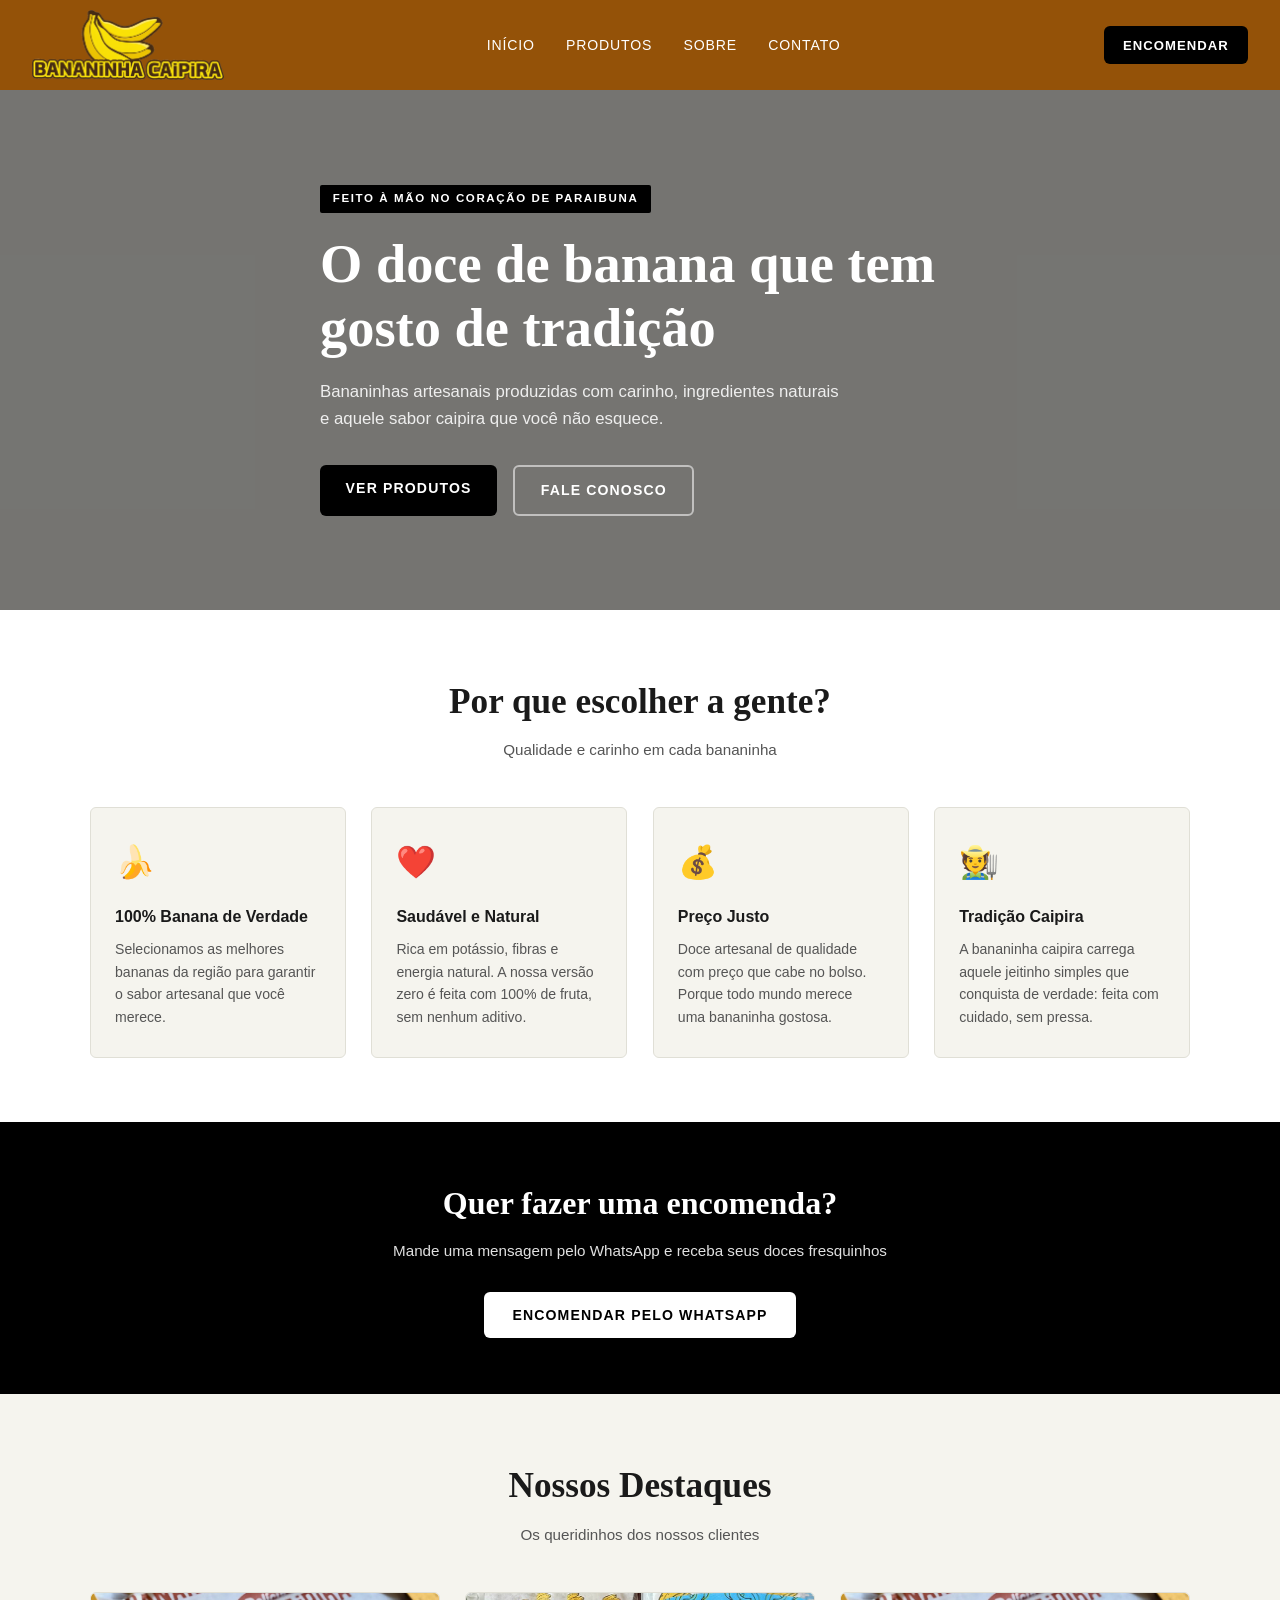
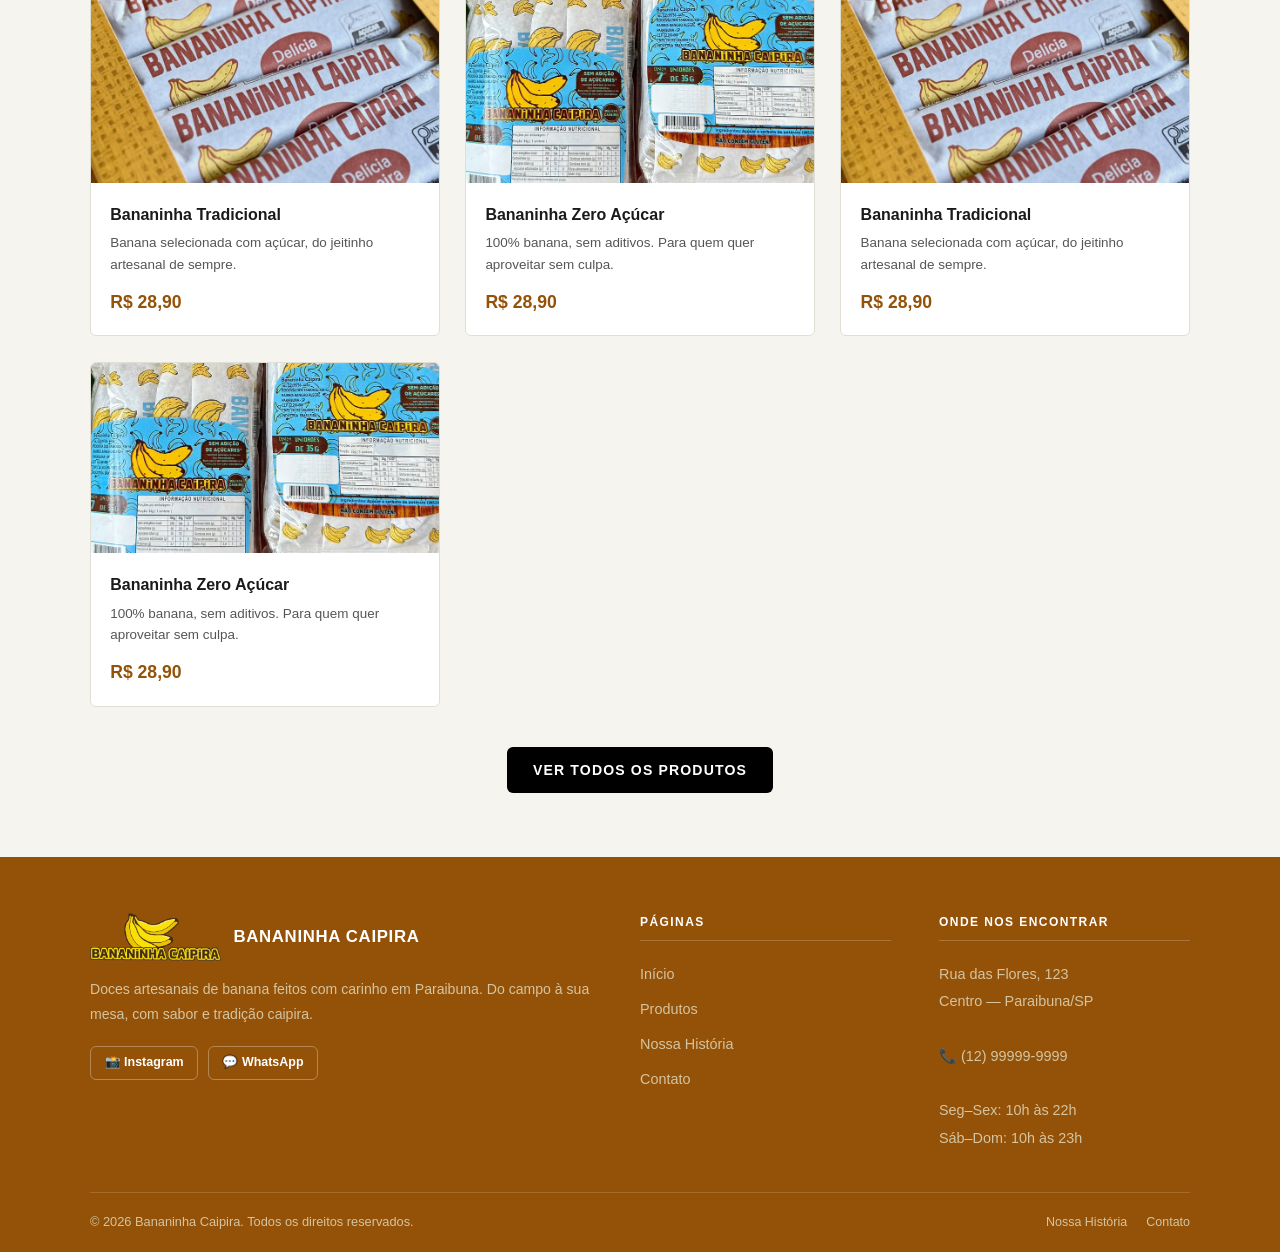
<file: index.html>
<!DOCTYPE html>
<html lang="pt-BR">
<head>
  <meta charset="UTF-8">
  <meta name="viewport" content="width=device-width, initial-scale=1.0">
  <title>Bananinha Caipira — Doces Artesanais de Banana</title>
  <link rel="stylesheet" href="style.css">
</head>
<body>

  <nav class="navbar">
    <a href="index.html" class="nav-logo">
      <img src="imgs/logo.svg" alt="Bananinha Caipira">
    </a>

    <button class="nav-hamburguer" id="hamburguer" aria-label="Abrir menu">
      <span></span>
      <span></span>
      <span></span>
    </button>

    <ul class="nav-links" id="nav-links">
      <li><a href="index.html">Início</a></li>
      <li><a href="pages/produtos.html">Produtos</a></li>
      <li><a href="pages/sobre.html">Sobre</a></li>
      <li><a href="pages/contato.html">Contato</a></li>
      <li class="nav-cta-mobile"><a href="https://wa.me/5512999999999" class="nav-cta" target="_blank">Encomendar</a></li>
    </ul>

    <a href="https://wa.me/5512999999999" class="nav-cta nav-cta-desktop" target="_blank">Encomendar</a>
  </nav>

  <main>

    <section class="hero">
      <video class="hero-video" autoplay muted loop playsinline>
        <source src="videos/hero.mp4" type="video/mp4">
      </video>
      <div class="hero-sobreposicao"></div>
      <div class="hero-inner">
        <span class="hero-tag">Feito à mão no coração de Paraibuna</span>
        <h1>O doce de banana que tem gosto de tradição</h1>
        <p>Bananinhas artesanais produzidas com carinho, ingredientes naturais e aquele sabor caipira que você não esquece.</p>
        <div class="hero-botoes">
          <a href="pages/produtos.html" class="btn-primario">Ver Produtos</a>
          <a href="pages/contato.html" class="btn-secundario">Fale Conosco</a>
        </div>
      </div>
    </section>

    <section class="diferenciais">
      <div class="diferenciais-inner">
        <div class="secao-titulo">
          <h2>Por que escolher a gente?</h2>
          <p>Qualidade e carinho em cada bananinha</p>
        </div>
        <div class="cards-grade">
          <div class="card">
            <div class="card-icone">🍌</div>
            <h3>100% Banana de Verdade</h3>
            <p>Selecionamos as melhores bananas da região para garantir o sabor artesanal que você merece.</p>
          </div>
          <div class="card">
            <div class="card-icone">❤️</div>
            <h3>Saudável e Natural</h3>
            <p>Rica em potássio, fibras e energia natural. A nossa versão zero é feita com 100% de fruta, sem nenhum aditivo.</p>
          </div>
          <div class="card">
            <div class="card-icone">💰</div>
            <h3>Preço Justo</h3>
            <p>Doce artesanal de qualidade com preço que cabe no bolso. Porque todo mundo merece uma bananinha gostosa.</p>
          </div>
          <div class="card">
            <div class="card-icone">🧑‍🌾</div>
            <h3>Tradição Caipira</h3>
            <p>A bananinha caipira carrega aquele jeitinho simples que conquista de verdade: feita com cuidado, sem pressa.</p>
          </div>
        </div>
      </div>
    </section>

    <section class="banner-cta">
      <h2>Quer fazer uma encomenda?</h2>
      <p>Mande uma mensagem pelo WhatsApp e receba seus doces fresquinhos</p>
      <a href="https://wa.me/5512999999999" class="btn-branco" target="_blank">
        Encomendar pelo WhatsApp
      </a>
    </section>

    <section class="secao-produtos">
      <div class="secao-produtos-inner">
        <div class="secao-titulo">
          <h2>Nossos Destaques</h2>
          <p>Os queridinhos dos nossos clientes</p>
        </div>
        <div class="produtos-grade">

          <div class="produto-card">
            <div class="produto-imagem" style="background-image: url('imgs/acucar.svg'); background-color: #f5f0e0;"></div>
            <div class="produto-corpo">
              <h3>Bananinha Tradicional</h3>
              <p>Banana selecionada com açúcar, do jeitinho artesanal de sempre.</p>
              <span class="produto-preco">R$ 28,90</span>
            </div>
          </div>

          <div class="produto-card">
            <div class="produto-imagem" style="background-image: url('imgs/zero.svg'); background-color: #eef5e8;"></div>
            <div class="produto-corpo">
              <h3>Bananinha Zero Açúcar</h3>
              <p>100% banana, sem aditivos. Para quem quer aproveitar sem culpa.</p>
              <span class="produto-preco">R$ 28,90</span>
            </div>
          </div>

          <div class="produto-card">
            <div class="produto-imagem" style="background-image: url('imgs/acucar.svg'); background-color: #f5f0e0;"></div>
            <div class="produto-corpo">
              <h3>Bananinha Tradicional</h3>
              <p>Banana selecionada com açúcar, do jeitinho artesanal de sempre.</p>
              <span class="produto-preco">R$ 28,90</span>
            </div>
          </div>

          <div class="produto-card">
            <div class="produto-imagem" style="background-image: url('imgs/zero.svg'); background-color: #eef5e8;"></div>
            <div class="produto-corpo">
              <h3>Bananinha Zero Açúcar</h3>
              <p>100% banana, sem aditivos. Para quem quer aproveitar sem culpa.</p>
              <span class="produto-preco">R$ 28,90</span>
            </div>
          </div>

        </div>
        <div style="text-align:center; margin-top: 2.5rem;">
          <a href="pages/produtos.html" class="btn-primario">Ver Todos os Produtos</a>
        </div>
      </div>
    </section>

  </main>

  <footer class="footer">
    <div class="footer-inner">
      <div class="footer-marca">
        <a href="index.html" class="footer-logo">
          <img src="imgs/logo.svg" alt="Bananinha Caipira">
          <span>Bananinha Caipira</span>
        </a>
        <p>Doces artesanais de banana feitos com carinho em Paraibuna. Do campo à sua mesa, com sabor e tradição caipira.</p>
        <div class="footer-redes">
          <a href="https://instagram.com/" class="footer-rede-link" target="_blank">📸 Instagram</a>
          <a href="https://wa.me/5512999999999" class="footer-rede-link" target="_blank">💬 WhatsApp</a>
        </div>
      </div>
      <div class="footer-coluna">
        <h4>Páginas</h4>
        <ul>
          <li><a href="index.html">Início</a></li>
          <li><a href="pages/produtos.html">Produtos</a></li>
          <li><a href="pages/sobre.html">Nossa História</a></li>
          <li><a href="pages/contato.html">Contato</a></li>
        </ul>
      </div>
      <div class="footer-coluna">
        <h4>Onde nos encontrar</h4>
        <address>
          Rua das Flores, 123<br>
          Centro — Paraibuna/SP<br><br>
          <a href="https://wa.me/5512999999999">📞 (12) 99999-9999</a><br><br>
          Seg–Sex: 10h às 22h<br>
          Sáb–Dom: 10h às 23h
        </address>
      </div>
    </div>
    <div class="footer-rodape">
      <p>&copy; 2026 Bananinha Caipira. Todos os direitos reservados.</p>
      <div class="footer-rodape-links">
        <a href="pages/sobre.html">Nossa História</a>
        <a href="pages/contato.html">Contato</a>
      </div>
    </div>
  </footer>

  <script>
    const btn = document.getElementById('hamburguer');
    const menu = document.getElementById('nav-links');
    btn.addEventListener('click', () => {
      const aberto = menu.classList.toggle('nav-aberto');
      btn.classList.toggle('ativo');
      btn.setAttribute('aria-label', aberto ? 'Fechar menu' : 'Abrir menu');
    });
    menu.querySelectorAll('a').forEach(link => {
      link.addEventListener('click', () => {
        menu.classList.remove('nav-aberto');
        btn.classList.remove('ativo');
      });
    });
  </script>

</body>
</html>
</file>
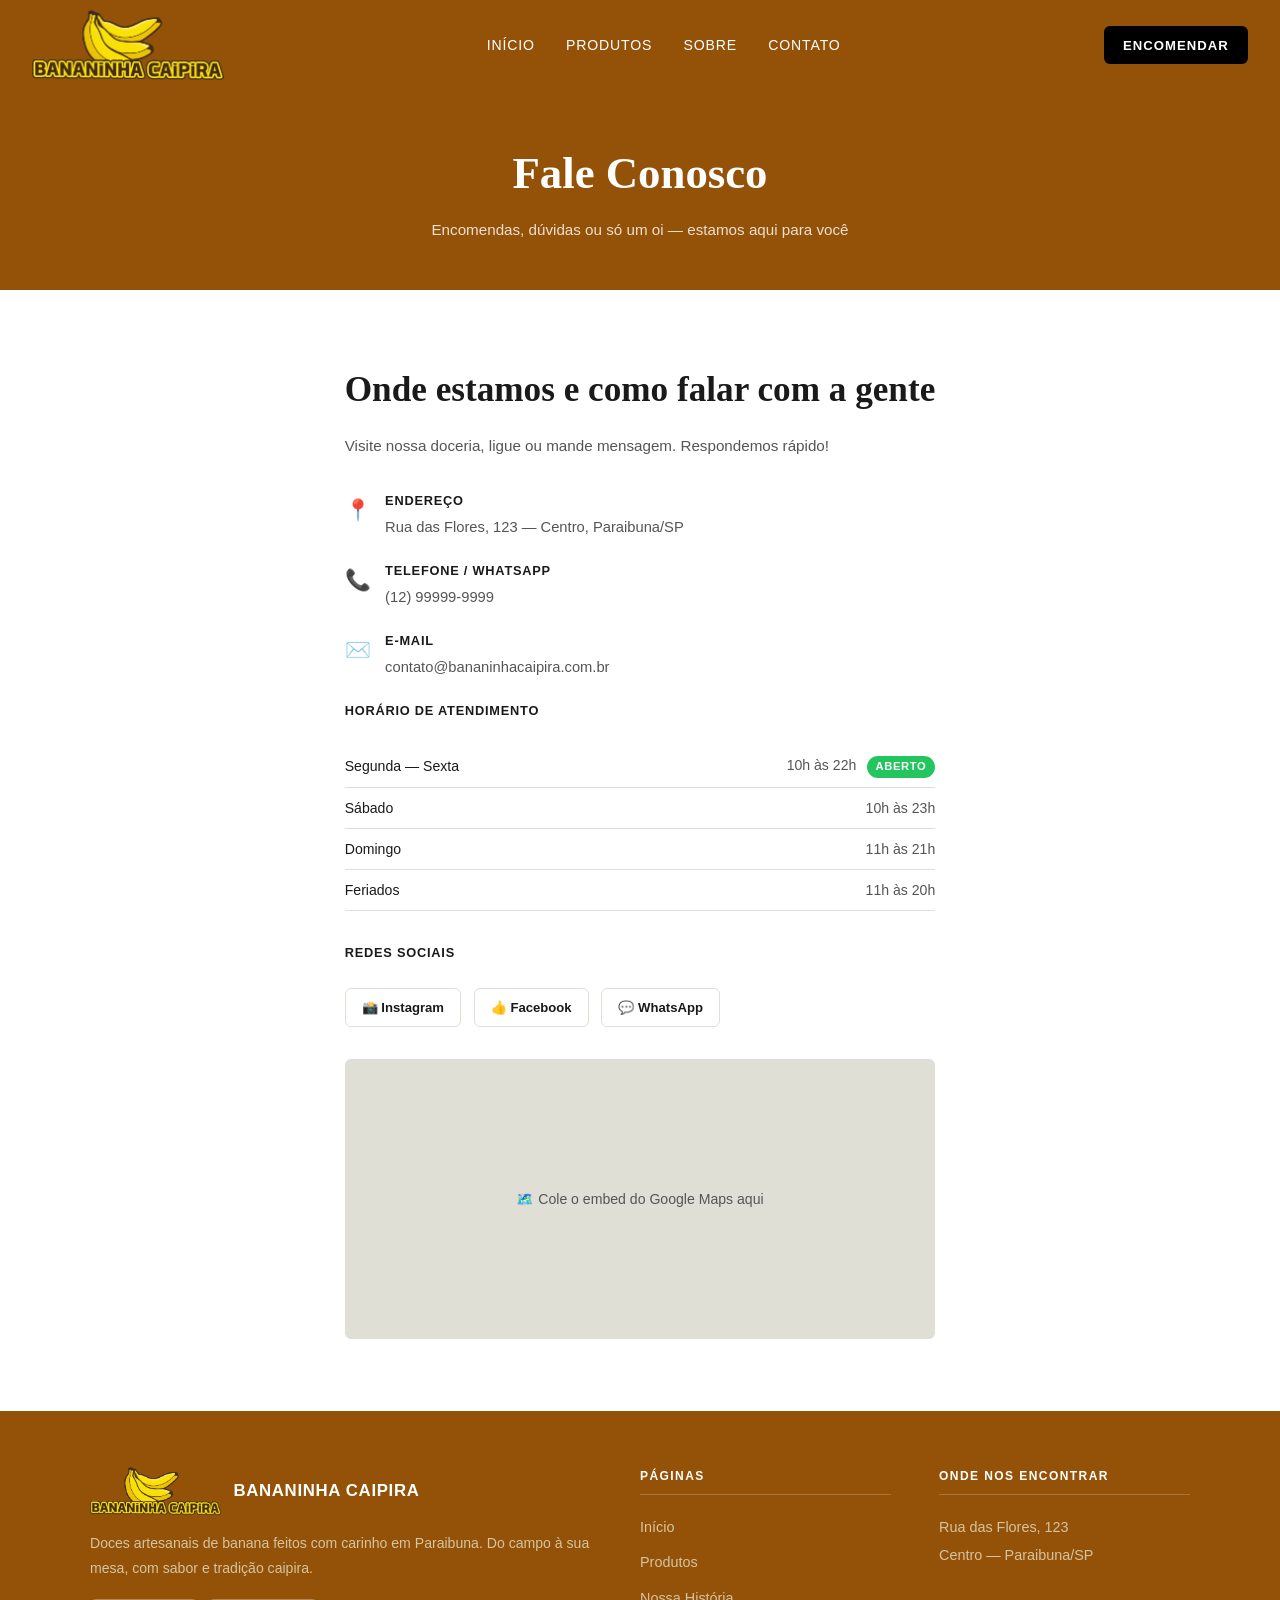
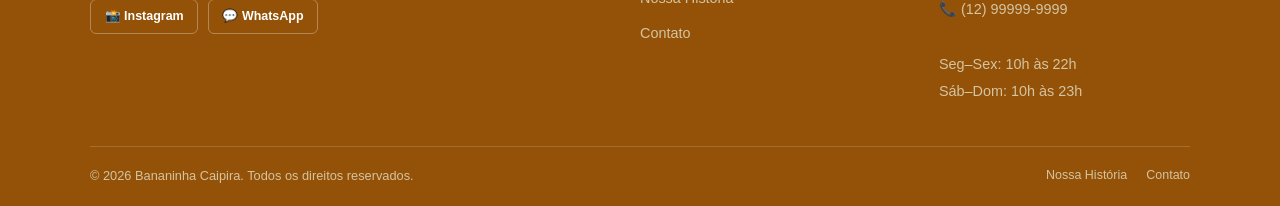
<file: pages/contato.html>
<!DOCTYPE html>
<html lang="pt-BR">
<head>
  <meta charset="UTF-8">
  <meta name="viewport" content="width=device-width, initial-scale=1.0">
  <title>Contato — Bananinha Caipira</title>
  <link rel="stylesheet" href="../style.css">
  <style>
    .mapa-wrapper {
      margin-top: 2rem;
      border-radius: var(--raio-borda);
      overflow: hidden;
      border: 1px solid var(--cor-borda);
      background: var(--cor-borda);
      height: 280px;
      display: flex;
      align-items: center;
      justify-content: center;
      color: var(--cor-texto-secundario);
      font-size: 0.88rem;
    }

    .mapa-wrapper iframe {
      width: 100%;
      height: 100%;
      border: 0;
    }

    .horarios-tabela {
      width: 100%;
      border-collapse: collapse;
      margin-top: 1.5rem;
      font-size: 0.88rem;
    }

    .horarios-tabela td {
      padding: 0.55rem 0;
      border-bottom: 1px solid var(--cor-borda);
      color: var(--cor-texto-secundario);
    }

    .horarios-tabela td:first-child {
      color: var(--cor-texto);
      font-weight: 500;
    }

    .horarios-tabela td:last-child {
      text-align: right;
    }

    .badge-aberto {
      display: inline-block;
      background: #22c55e;
      color: #fff;
      font-size: 0.7rem;
      font-weight: 700;
      text-transform: uppercase;
      letter-spacing: 0.06em;
      padding: 0.15rem 0.55rem;
      border-radius: 99px;
      margin-left: 0.4rem;
    }

    .redes-contato {
      display: flex;
      gap: 0.8rem;
      margin-top: 1.5rem;
      flex-wrap: wrap;
    }

    .rede-btn {
      display: inline-flex;
      align-items: center;
      gap: 0.4rem;
      padding: 0.5rem 1rem;
      border-radius: var(--raio-borda);
      font-size: 0.82rem;
      font-weight: 600;
      text-decoration: none;
      border: 1px solid var(--cor-borda);
      color: var(--cor-texto);
      transition: all 0.2s;
    }

    .rede-btn:hover {
      border-color: var(--cor-caramelo);
      color: var(--cor-caramelo);
    }

    .rotulo-secao {
      font-size: 0.8rem;
      font-weight: 700;
      text-transform: uppercase;
      letter-spacing: 0.06em;
      display: block;
      margin-bottom: 0.5rem;
    }
  </style>
</head>
<body>

  <nav class="navbar">
    <a href="../index.html" class="nav-logo">
      <img src="../imgs/logo.svg" alt="Bananinha Caipira">
    </a>

    <button class="nav-hamburguer" id="hamburguer" aria-label="Abrir menu">
      <span></span><span></span><span></span>
    </button>

    <ul class="nav-links" id="nav-links">
      <li><a href="../index.html">Início</a></li>
      <li><a href="produtos.html">Produtos</a></li>
      <li><a href="sobre.html">Sobre</a></li>
      <li><a href="contato.html">Contato</a></li>
      <li class="nav-cta-mobile"><a href="https://wa.me/5512999999999" class="nav-cta" target="_blank">Encomendar</a></li>
    </ul>

    <a href="https://wa.me/5512999999999" class="nav-cta nav-cta-desktop" target="_blank">Encomendar</a>
  </nav>

  <main>

    <div class="hero-interno">
      <h1>Fale Conosco</h1>
      <p>Encomendas, dúvidas ou só um oi — estamos aqui para você</p>
    </div>

    <section class="contato-secao">
      <div class="contato-inner">

        <div class="contato-info">
          <h2>Onde estamos e como falar com a gente</h2>
          <p>Visite nossa doceria, ligue ou mande mensagem. Respondemos rápido!</p>

          <div class="contato-item">
            <div class="contato-item-icone">📍</div>
            <div class="contato-item-texto">
              <strong>Endereço</strong>
              <span>Rua das Flores, 123 — Centro, Paraibuna/SP</span>
            </div>
          </div>

          <div class="contato-item">
            <div class="contato-item-icone">📞</div>
            <div class="contato-item-texto">
              <strong>Telefone / WhatsApp</strong>
              <a href="https://wa.me/5512999999999">(12) 99999-9999</a>
            </div>
          </div>

          <div class="contato-item">
            <div class="contato-item-icone">✉️</div>
            <div class="contato-item-texto">
              <strong>E-mail</strong>
              <a href="mailto:contato@bananinhacaipira.com.br">contato@bananinhacaipira.com.br</a>
            </div>
          </div>

          <strong class="rotulo-secao" style="margin-top: 1rem;">Horário de Atendimento</strong>
          <table class="horarios-tabela">
            <tr>
              <td>Segunda — Sexta</td>
              <td>10h às 22h <span class="badge-aberto">Aberto</span></td>
            </tr>
            <tr>
              <td>Sábado</td>
              <td>10h às 23h</td>
            </tr>
            <tr>
              <td>Domingo</td>
              <td>11h às 21h</td>
            </tr>
            <tr>
              <td>Feriados</td>
              <td>11h às 20h</td>
            </tr>
          </table>

          <div style="margin-top: 2rem;">
            <strong class="rotulo-secao">Redes Sociais</strong>
            <div class="redes-contato">
              <a href="https://instagram.com/" class="rede-btn" target="_blank">📸 Instagram</a>
              <a href="https://facebook.com/" class="rede-btn" target="_blank">👍 Facebook</a>
              <a href="https://wa.me/5512999999999" class="rede-btn" target="_blank">💬 WhatsApp</a>
            </div>
          </div>

          <div class="mapa-wrapper">
            <!-- ✏️ Cole o iframe do Google Maps aqui:
                 Maps → pesquise o endereço → Compartilhar → Incorporar um mapa → copie o src -->
            <span>🗺️ Cole o embed do Google Maps aqui</span>
          </div>
        </div>

      </div>
    </section>

  </main>

  <footer class="footer">
    <div class="footer-inner">
      <div class="footer-marca">
        <a href="../index.html" class="footer-logo">
          <img src="../imgs/logo.svg" alt="Bananinha Caipira">
          <span>Bananinha Caipira</span>
        </a>
        <p>Doces artesanais de banana feitos com carinho em Paraibuna. Do campo à sua mesa, com sabor e tradição caipira.</p>
        <div class="footer-redes">
          <a href="https://instagram.com/" class="footer-rede-link" target="_blank">📸 Instagram</a>
          <a href="https://wa.me/5512999999999" class="footer-rede-link" target="_blank">💬 WhatsApp</a>
        </div>
      </div>
      <div class="footer-coluna">
        <h4>Páginas</h4>
        <ul>
          <li><a href="../index.html">Início</a></li>
          <li><a href="produtos.html">Produtos</a></li>
          <li><a href="sobre.html">Nossa História</a></li>
          <li><a href="contato.html">Contato</a></li>
        </ul>
      </div>
      <div class="footer-coluna">
        <h4>Onde nos encontrar</h4>
        <address>
          Rua das Flores, 123<br>
          Centro — Paraibuna/SP<br><br>
          <a href="https://wa.me/5512999999999">📞 (12) 99999-9999</a><br><br>
          Seg–Sex: 10h às 22h<br>
          Sáb–Dom: 10h às 23h
        </address>
      </div>
    </div>
    <div class="footer-rodape">
      <p>&copy; 2026 Bananinha Caipira. Todos os direitos reservados.</p>
      <div class="footer-rodape-links">
        <a href="sobre.html">Nossa História</a>
        <a href="contato.html">Contato</a>
      </div>
    </div>
  </footer>

  <script>
    const btn = document.getElementById('hamburguer');
    const menu = document.getElementById('nav-links');
    btn.addEventListener('click', () => {
      const aberto = menu.classList.toggle('nav-aberto');
      btn.classList.toggle('ativo');
      btn.setAttribute('aria-label', aberto ? 'Fechar menu' : 'Abrir menu');
    });
    menu.querySelectorAll('a').forEach(link => {
      link.addEventListener('click', () => {
        menu.classList.remove('nav-aberto');
        btn.classList.remove('ativo');
      });
    });
  </script>

</body>
</html>
</file>
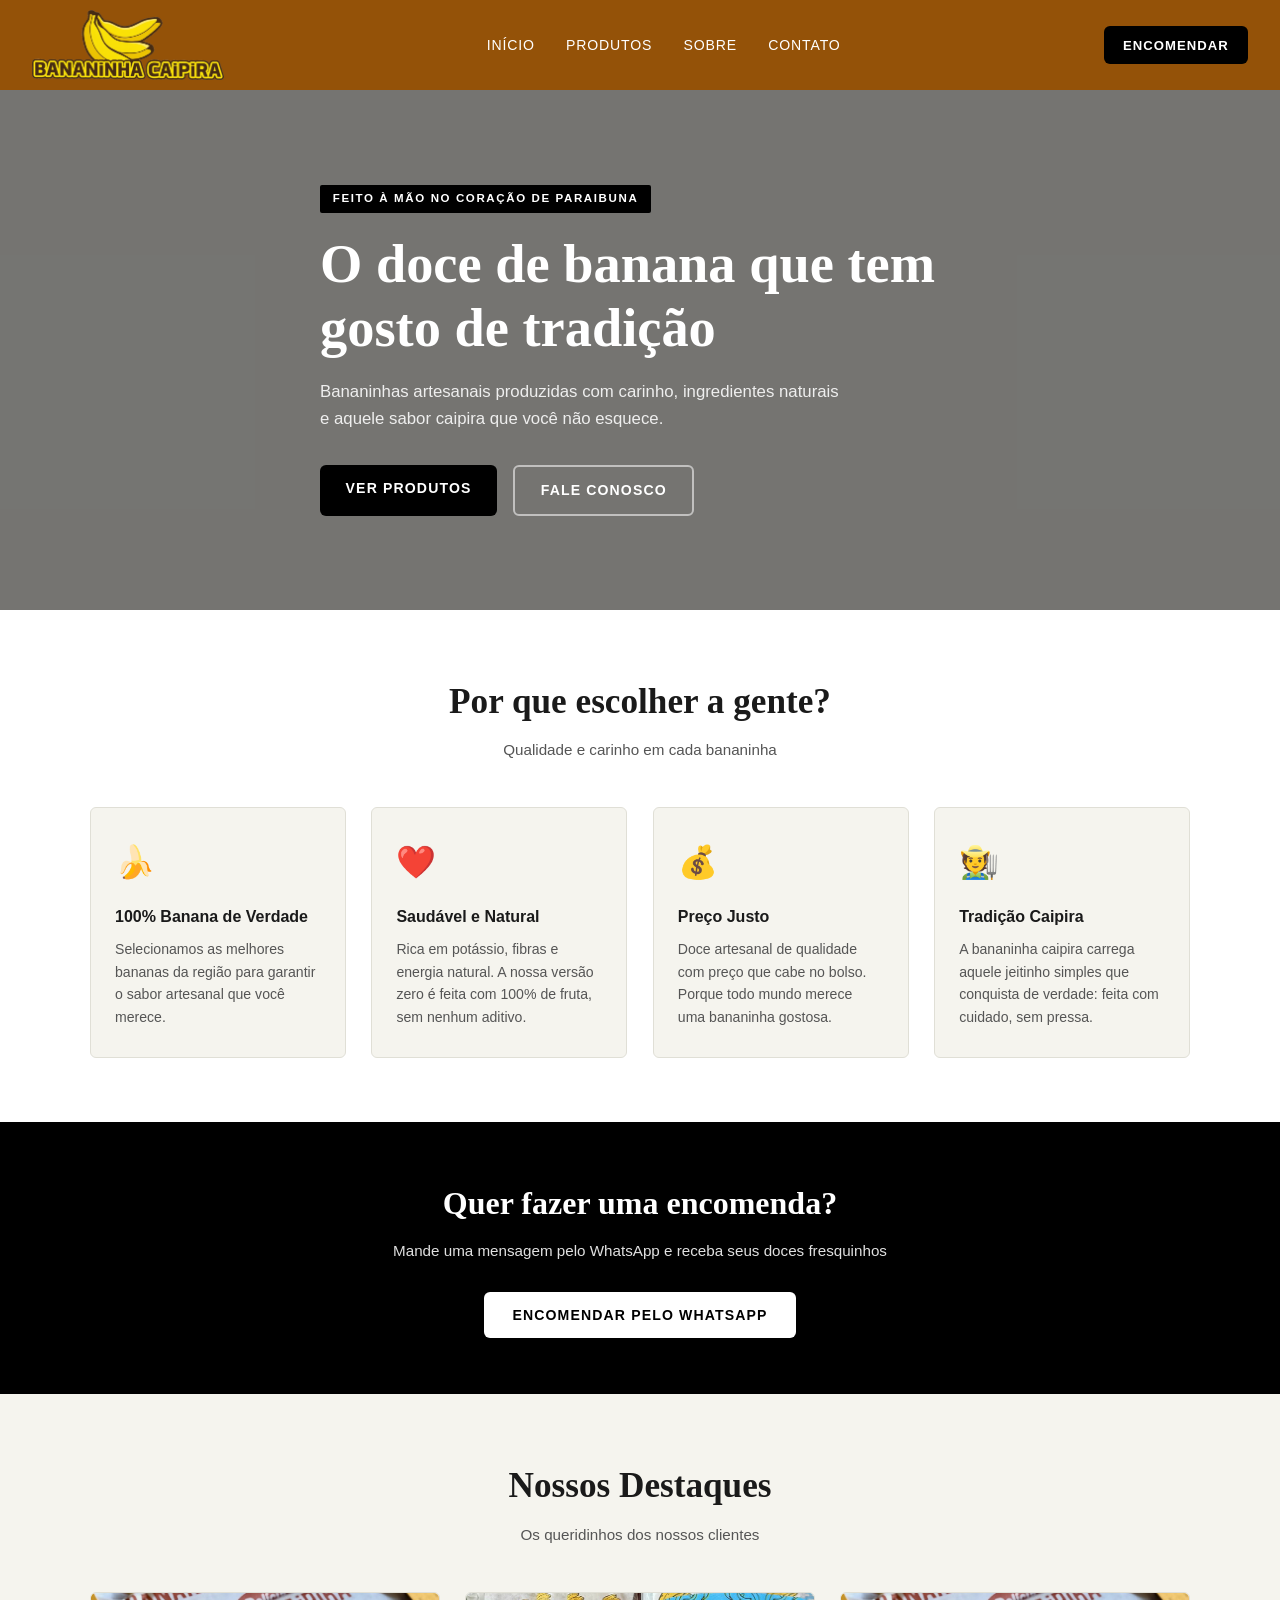
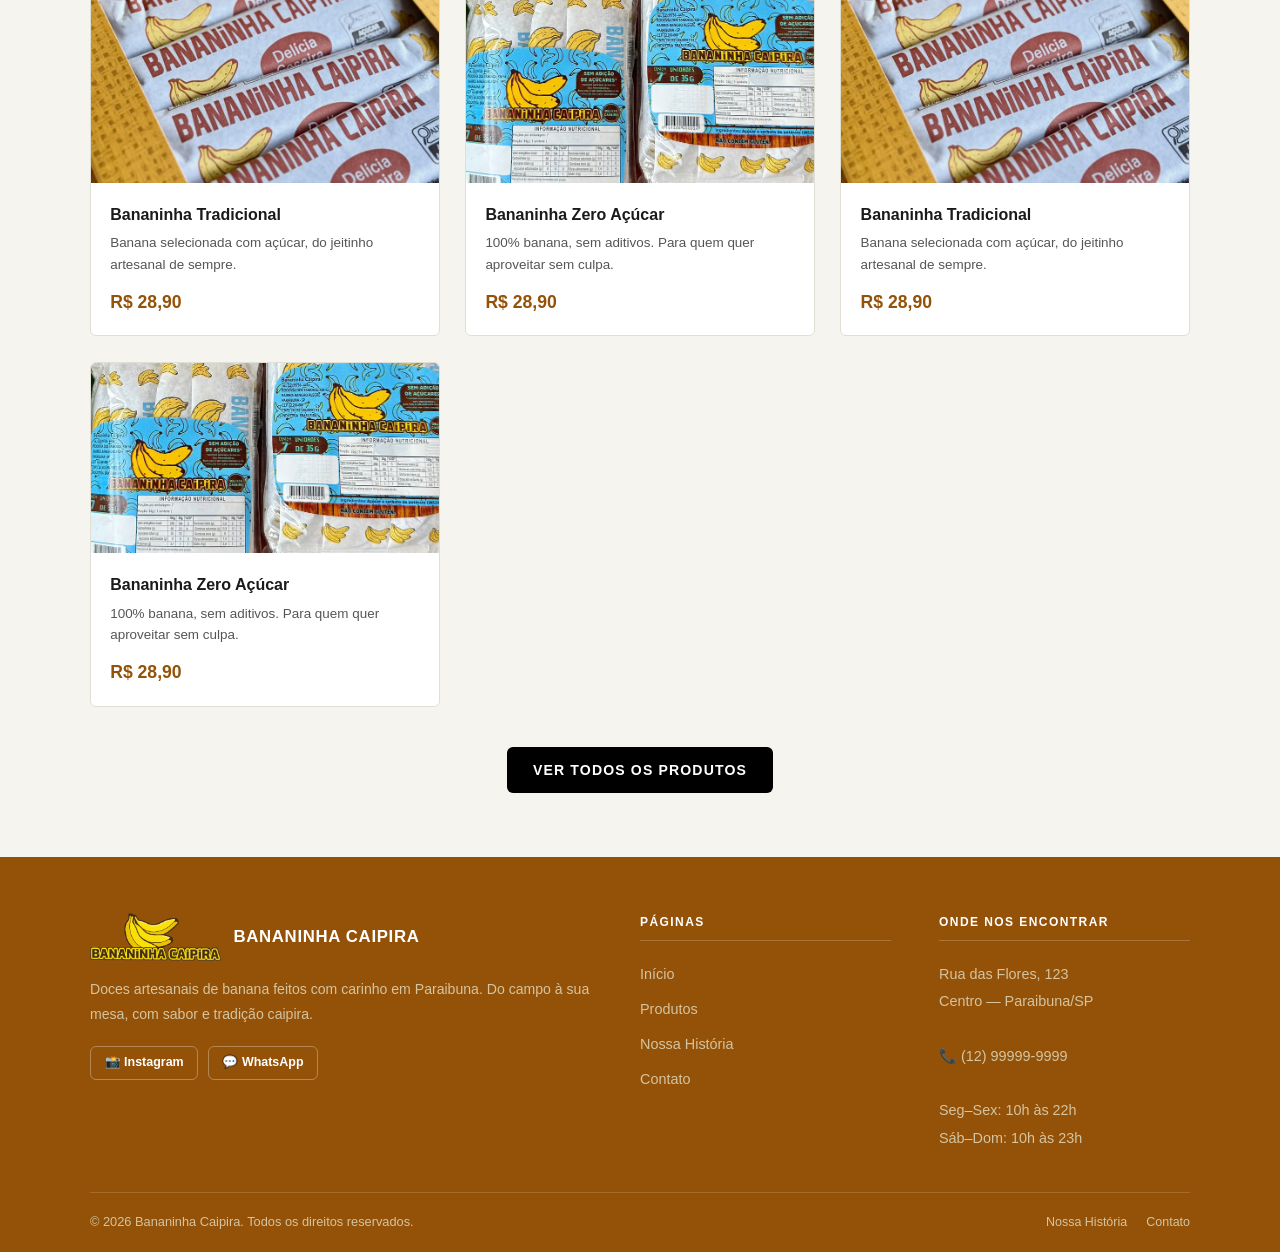
<file: pages/home.html>
<!DOCTYPE html>
<html lang="pt-BR">
<head>
  <meta charset="UTF-8">
  <meta name="viewport" content="width=device-width, initial-scale=1.0">
  <title>Bananinha Caipira — Doces Artesanais de Banana</title>
  <link rel="stylesheet" href="../style.css">
</head>
<body>

  <nav class="navbar">
    <a href="home.html" class="nav-logo">
      <img src="../imgs/logo.svg" alt="Bananinha Caipira">
    </a>

    <button class="nav-hamburguer" id="hamburguer" aria-label="Abrir menu">
      <span></span>
      <span></span>
      <span></span>
    </button>

    <ul class="nav-links" id="nav-links">
      <li><a href="home.html">Início</a></li>
      <li><a href="produtos.html">Produtos</a></li>
      <li><a href="sobre.html">Sobre</a></li>
      <li><a href="contato.html">Contato</a></li>
      <li class="nav-cta-mobile"><a href="https://wa.me/5512999999999" class="nav-cta" target="_blank">Encomendar</a></li>
    </ul>

    <a href="https://wa.me/5512999999999" class="nav-cta nav-cta-desktop" target="_blank">Encomendar</a>
  </nav>

  <main>

    <section class="hero">
      <video class="hero-video" autoplay muted loop playsinline>
        <source src="../videos/hero.mp4" type="video/mp4">
      </video>
      <div class="hero-sobreposicao"></div>
      <div class="hero-inner">
        <span class="hero-tag">Feito à mão no coração de Paraibuna</span>
        <h1>O doce de banana que tem gosto de tradição</h1>
        <p>Bananinhas artesanais produzidas com carinho, ingredientes naturais e aquele sabor caipira que você não esquece.</p>
        <div class="hero-botoes">
          <a href="produtos.html" class="btn-primario">Ver Produtos</a>
          <a href="contato.html" class="btn-secundario">Fale Conosco</a>
        </div>
      </div>
    </section>

    <section class="diferenciais">
      <div class="diferenciais-inner">
        <div class="secao-titulo">
          <h2>Por que escolher a gente?</h2>
          <p>Qualidade e carinho em cada bananinha</p>
        </div>
        <div class="cards-grade">
          <div class="card">
            <div class="card-icone">🍌</div>
            <h3>100% Banana de Verdade</h3>
            <p>Selecionamos as melhores bananas da região para garantir o sabor artesanal que você merece.</p>
          </div>
          <div class="card">
            <div class="card-icone">❤️</div>
            <h3>Saudável e Natural</h3>
            <p>Rica em potássio, fibras e energia natural. A nossa versão zero é feita com 100% de fruta, sem nenhum aditivo.</p>
          </div>
          <div class="card">
            <div class="card-icone">💰</div>
            <h3>Preço Justo</h3>
            <p>Doce artesanal de qualidade com preço que cabe no bolso. Porque todo mundo merece uma bananinha gostosa.</p>
          </div>
          <div class="card">
            <div class="card-icone">🧑‍🌾</div>
            <h3>Tradição Caipira</h3>
            <p>A bananinha caipira carrega aquele jeitinho simples que conquista de verdade: feita com cuidado, sem pressa.</p>
          </div>
        </div>
      </div>
    </section>

    <section class="banner-cta">
      <h2>Quer fazer uma encomenda?</h2>
      <p>Mande uma mensagem pelo WhatsApp e receba seus doces fresquinhos</p>
      <a href="https://wa.me/5512999999999" class="btn-branco" target="_blank">
        Encomendar pelo WhatsApp
      </a>
    </section>

    <section class="secao-produtos">
      <div class="secao-produtos-inner">
        <div class="secao-titulo">
          <h2>Nossos Destaques</h2>
          <p>Os queridinhos dos nossos clientes</p>
        </div>
        <div class="produtos-grade">

          <div class="produto-card">
            <div class="produto-imagem" style="background-image: url('../imgs/acucar.svg'); background-color: #f5f0e0;"></div>
            <div class="produto-corpo">
              <h3>Bananinha Tradicional</h3>
              <p>Banana selecionada com açúcar, do jeitinho artesanal de sempre.</p>
              <span class="produto-preco">R$ 28,90</span>
            </div>
          </div>

          <div class="produto-card">
            <div class="produto-imagem" style="background-image: url('../imgs/zero.svg'); background-color: #eef5e8;"></div>
            <div class="produto-corpo">
              <h3>Bananinha Zero Açúcar</h3>
              <p>100% banana, sem aditivos. Para quem quer aproveitar sem culpa.</p>
              <span class="produto-preco">R$ 28,90</span>
            </div>
          </div>

          <div class="produto-card">
            <div class="produto-imagem" style="background-image: url('../imgs/acucar.svg'); background-color: #f5f0e0;"></div>
            <div class="produto-corpo">
              <h3>Bananinha Tradicional</h3>
              <p>Banana selecionada com açúcar, do jeitinho artesanal de sempre.</p>
              <span class="produto-preco">R$ 28,90</span>
            </div>
          </div>

          <div class="produto-card">
            <div class="produto-imagem" style="background-image: url('../imgs/zero.svg'); background-color: #eef5e8;"></div>
            <div class="produto-corpo">
              <h3>Bananinha Zero Açúcar</h3>
              <p>100% banana, sem aditivos. Para quem quer aproveitar sem culpa.</p>
              <span class="produto-preco">R$ 28,90</span>
            </div>
          </div>

        </div>
        <div style="text-align:center; margin-top: 2.5rem;">
          <a href="produtos.html" class="btn-primario">Ver Todos os Produtos</a>
        </div>
      </div>
    </section>

  </main>

  <footer class="footer">
    <div class="footer-inner">
      <div class="footer-marca">
        <a href="home.html" class="footer-logo">
          <img src="../imgs/logo.svg" alt="Bananinha Caipira">
          <span>Bananinha Caipira</span>
        </a>
        <p>Doces artesanais de banana feitos com carinho em Paraibuna. Do campo à sua mesa, com sabor e tradição caipira.</p>
        <div class="footer-redes">
          <a href="https://instagram.com/" class="footer-rede-link" target="_blank">📸 Instagram</a>
          <a href="https://wa.me/5512999999999" class="footer-rede-link" target="_blank">💬 WhatsApp</a>
        </div>
      </div>
      <div class="footer-coluna">
        <h4>Páginas</h4>
        <ul>
          <li><a href="home.html">Início</a></li>
          <li><a href="produtos.html">Produtos</a></li>
          <li><a href="sobre.html">Nossa História</a></li>
          <li><a href="contato.html">Contato</a></li>
        </ul>
      </div>
      <div class="footer-coluna">
        <h4>Onde nos encontrar</h4>
        <address>
          Rua das Flores, 123<br>
          Centro — Paraibuna/SP<br><br>
          <a href="https://wa.me/5512999999999">📞 (12) 99999-9999</a><br><br>
          Seg–Sex: 10h às 22h<br>
          Sáb–Dom: 10h às 23h
        </address>
      </div>
    </div>
    <div class="footer-rodape">
      <p>&copy; 2026 Bananinha Caipira. Todos os direitos reservados.</p>
      <div class="footer-rodape-links">
        <a href="sobre.html">Nossa História</a>
        <a href="contato.html">Contato</a>
      </div>
    </div>
  </footer>

  <script>
    const btn = document.getElementById('hamburguer');
    const menu = document.getElementById('nav-links');
    btn.addEventListener('click', () => {
      const aberto = menu.classList.toggle('nav-aberto');
      btn.classList.toggle('ativo');
      btn.setAttribute('aria-label', aberto ? 'Fechar menu' : 'Abrir menu');
    });
    menu.querySelectorAll('a').forEach(link => {
      link.addEventListener('click', () => {
        menu.classList.remove('nav-aberto');
        btn.classList.remove('ativo');
      });
    });
  </script>

</body>
</html>
</file>
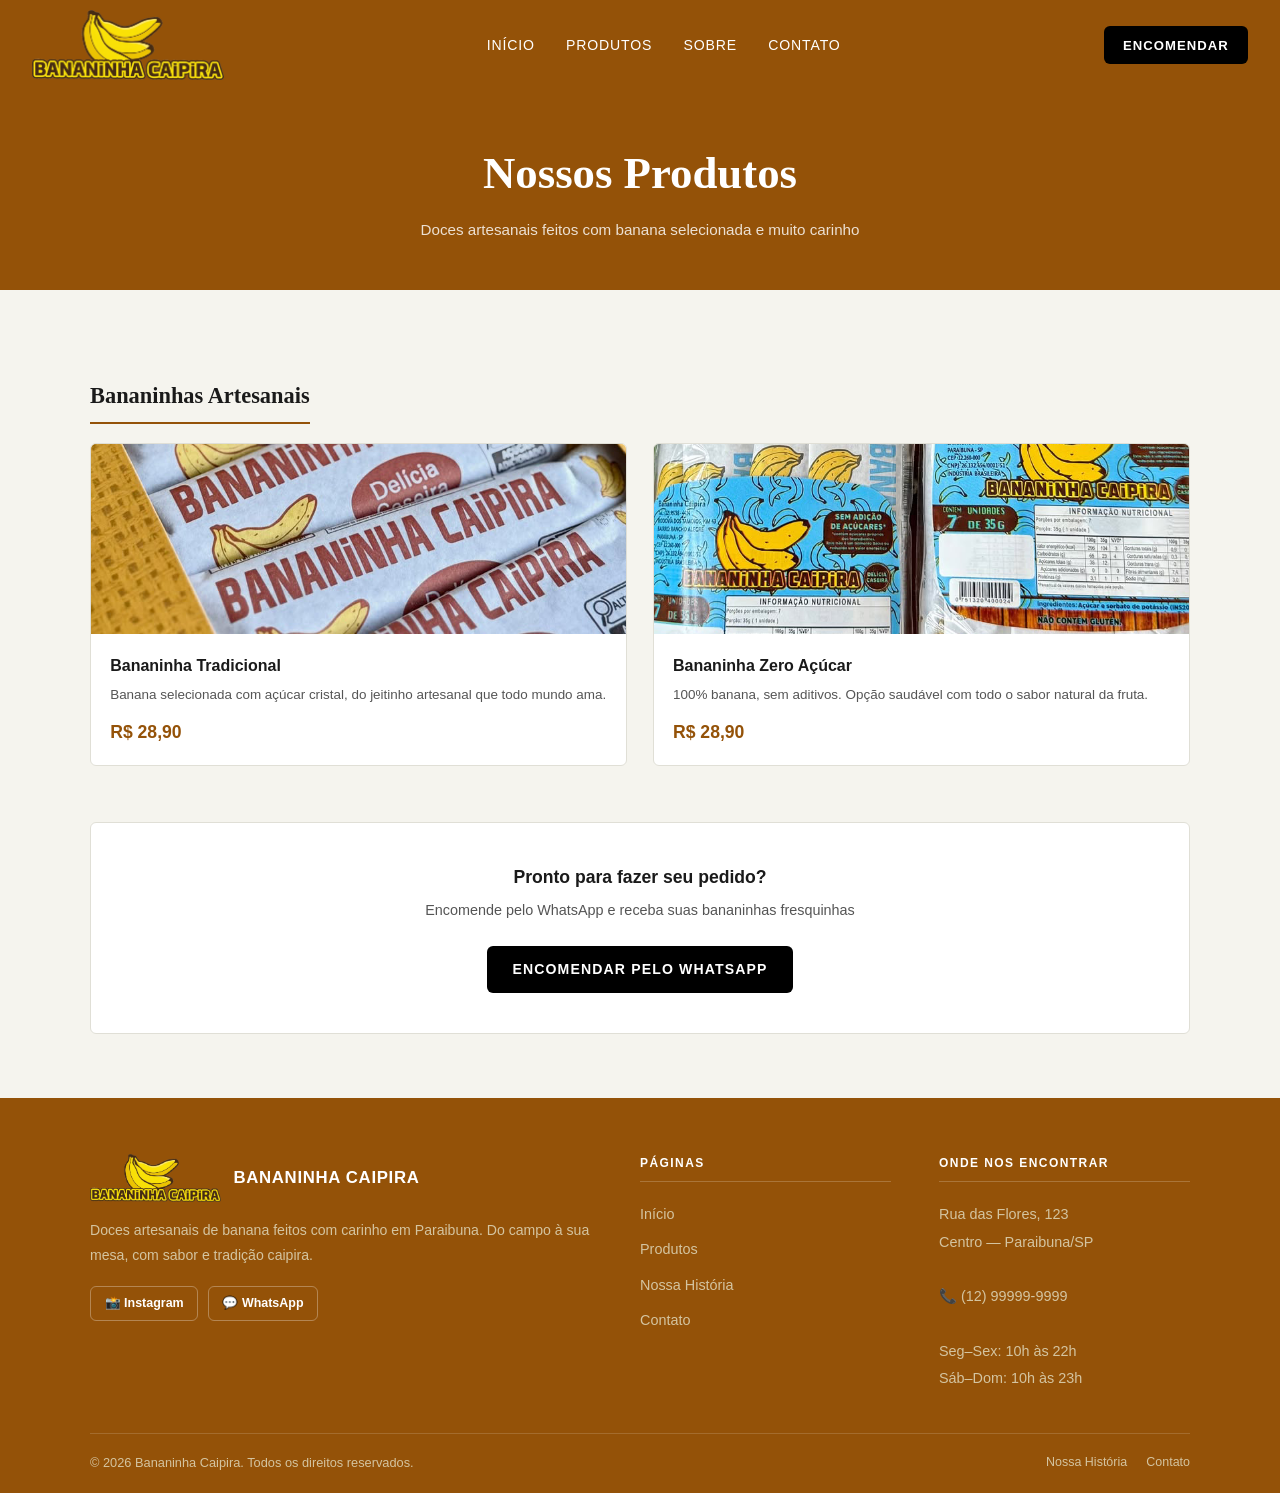
<file: pages/produtos.html>
<!DOCTYPE html>
<html lang="pt-BR">
<head>
  <meta charset="UTF-8">
  <meta name="viewport" content="width=device-width, initial-scale=1.0">
  <title>Produtos — Bananinha Caipira</title>
  <link rel="stylesheet" href="../style.css">
  <style>
    /* Filtros de categoria */
    .filtros {
      display: flex;
      gap: 0.6rem;
      flex-wrap: wrap;
      justify-content: center;
      margin-bottom: 2.5rem;
    }

    .filtro-btn {
      padding: 0.45rem 1.1rem;
      border: 1px solid var(--cor-borda);
      border-radius: 99px;
      background: transparent;
      font-size: 0.82rem;
      font-weight: 600;
      text-transform: uppercase;
      letter-spacing: 0.06em;
      cursor: pointer;
      font-family: var(--fonte-corpo);
      color: var(--cor-texto);
      transition: all 0.2s;
    }

    .filtro-btn.ativo,
    .filtro-btn:hover {
      background: var(--cor-caramelo);
      border-color: var(--cor-caramelo);
      color: #fff;
    }
  </style>
</head>
<body>

  <!-- NAVBAR -->
  <nav class="navbar">
    <a href="../index.html" class="nav-logo">
      <img src="../imgs/logo.svg" alt="Bananinha Caipira">
    </a>

    <button class="nav-hamburguer" id="hamburguer" aria-label="Abrir menu">
      <span></span><span></span><span></span>
    </button>

    <ul class="nav-links" id="nav-links">
      <li><a href="../index.html">Início</a></li>
      <li><a href="produtos.html">Produtos</a></li>
      <li><a href="sobre.html">Sobre</a></li>
      <li><a href="contato.html">Contato</a></li>
      <li class="nav-cta-mobile"><a href="https://wa.me/5512999999999" class="nav-cta" target="_blank">Encomendar</a></li>
    </ul>

    <a href="https://wa.me/5512999999999" class="nav-cta nav-cta-desktop" target="_blank">Encomendar</a>
  </nav>

  <main>

    <div class="hero-interno">
      <h1>Nossos Produtos</h1>
      <p>Doces artesanais feitos com banana selecionada e muito carinho</p>
    </div>

    <section class="secao-produtos" style="padding-top: 3rem;">
      <div class="secao-produtos-inner">

        <h2 class="categoria-titulo">Bananinhas Artesanais</h2>
        <div class="produtos-grade">

          <div class="produto-card">
            <div class="produto-imagem" style="background-image: url('../imgs/acucar.svg'); background-color: #f5f0e0;"></div>
            <div class="produto-corpo">
              <h3>Bananinha Tradicional</h3>
              <p>Banana selecionada com açúcar cristal, do jeitinho artesanal que todo mundo ama.</p>
              <span class="produto-preco">R$ 28,90</span>
            </div>
          </div>

          <div class="produto-card">
            <div class="produto-imagem" style="background-image: url('../imgs/zero.svg'); background-color: #eef5e8;"></div>
            <div class="produto-corpo">
              <h3>Bananinha Zero Açúcar</h3>
              <p>100% banana, sem aditivos. Opção saudável com todo o sabor natural da fruta.</p>
              <span class="produto-preco">R$ 28,90</span>
            </div>
          </div>

        </div>

        <!-- CTA WHATSAPP -->
        <div style="text-align:center; margin-top: 3.5rem; padding: 2.5rem; background: var(--cor-fundo-secao); border-radius: var(--raio-borda); border: 1px solid var(--cor-borda);">
          <p style="font-size:1.1rem; font-weight:700; margin-bottom:0.5rem;">Pronto para fazer seu pedido?</p>
          <p style="color: var(--cor-texto-secundario); margin-bottom:1.5rem; font-size:0.9rem;">Encomende pelo WhatsApp e receba suas bananinhas fresquinhas</p>
          <a href="https://wa.me/5512999999999" class="btn-primario" target="_blank">Encomendar pelo WhatsApp</a>
        </div>

      </div>
    </section>

  </main>

  <footer class="footer">
    <div class="footer-inner">
      <div class="footer-marca">
        <a href="../index.html" class="footer-logo">
          <img src="../imgs/logo.svg" alt="Bananinha Caipira">
          <span>Bananinha Caipira</span>
        </a>
        <p>Doces artesanais de banana feitos com carinho em Paraibuna. Do campo à sua mesa, com sabor e tradição caipira.</p>
        <div class="footer-redes">
          <a href="https://instagram.com/" class="footer-rede-link" target="_blank">📸 Instagram</a>
          <a href="https://wa.me/5512999999999" class="footer-rede-link" target="_blank">💬 WhatsApp</a>
        </div>
      </div>
      <div class="footer-coluna">
        <h4>Páginas</h4>
        <ul>
          <li><a href="../index.html">Início</a></li>
          <li><a href="produtos.html">Produtos</a></li>
          <li><a href="sobre.html">Nossa História</a></li>
          <li><a href="contato.html">Contato</a></li>
        </ul>
      </div>
      <div class="footer-coluna">
        <h4>Onde nos encontrar</h4>
        <address>
          Rua das Flores, 123<br>
          Centro — Paraibuna/SP<br><br>
          <a href="https://wa.me/5512999999999">📞 (12) 99999-9999</a><br><br>
          Seg–Sex: 10h às 22h<br>
          Sáb–Dom: 10h às 23h
        </address>
      </div>
    </div>
    <div class="footer-rodape">
      <p>&copy; 2026 Bananinha Caipira. Todos os direitos reservados.</p>
      <div class="footer-rodape-links">
        <a href="sobre.html">Nossa História</a>
        <a href="contato.html">Contato</a>
      </div>
    </div>
  </footer>

  <script>
    const btn = document.getElementById('hamburguer');
    const menu = document.getElementById('nav-links');
    btn.addEventListener('click', () => {
      const aberto = menu.classList.toggle('nav-aberto');
      btn.classList.toggle('ativo');
      btn.setAttribute('aria-label', aberto ? 'Fechar menu' : 'Abrir menu');
    });
    menu.querySelectorAll('a').forEach(link => {
      link.addEventListener('click', () => {
        menu.classList.remove('nav-aberto');
        btn.classList.remove('ativo');
      });
    });
  </script>

</body>
</html>
</file>
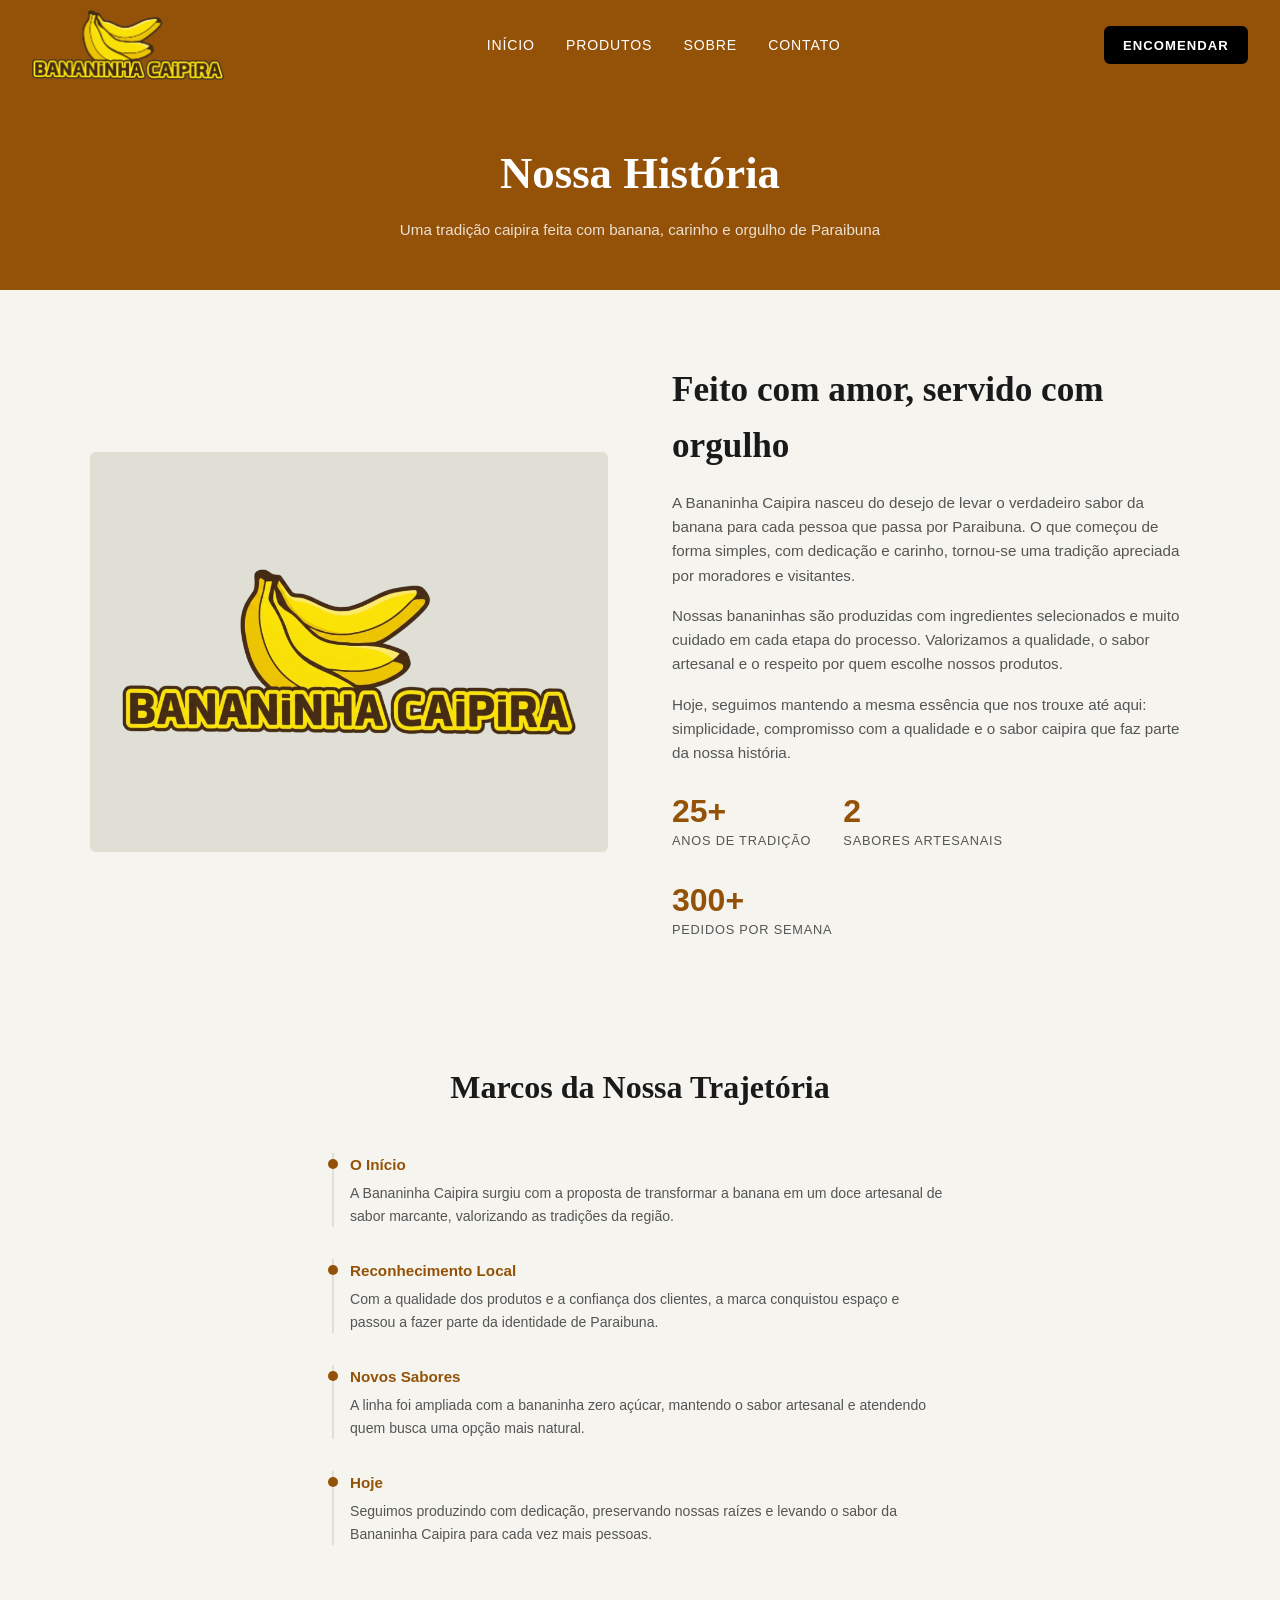
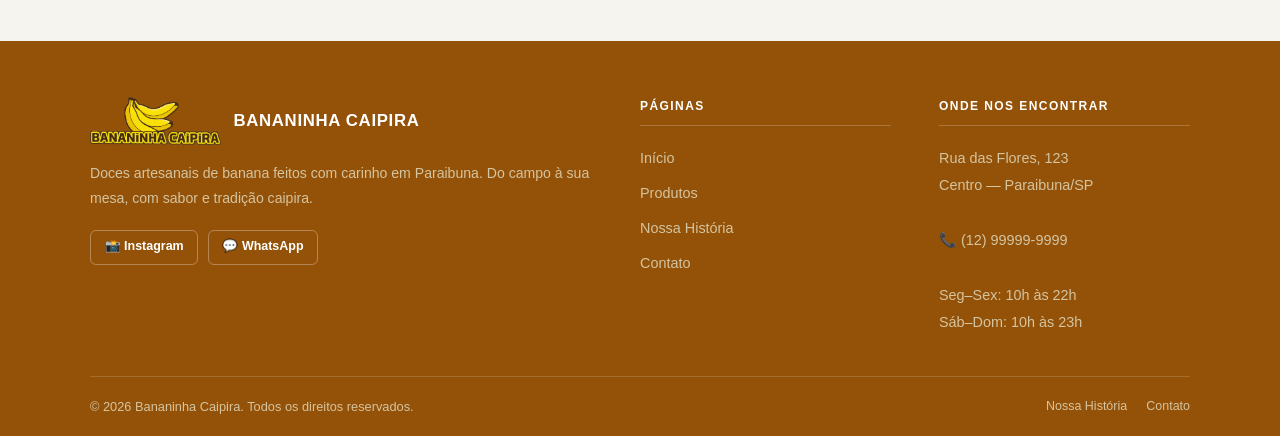
<file: pages/sobre.html>
<!DOCTYPE html>
<html lang="pt-BR">
<head>
  <meta charset="UTF-8">
  <meta name="viewport" content="width=device-width, initial-scale=1.0">
  <title>Nossa História — Bananinha Caipira</title>
  <link rel="stylesheet" href="../style.css">
  <style>
    .trajetoria {
      max-width: 680px;
      margin: 0 auto;
      padding: 3rem 2rem 4rem;
    }

    .trajetoria h2 {
      font-family: var(--fonte-titulo);
      font-size: clamp(1.5rem, 3vw, 2rem);
      text-align: center;
      margin-bottom: 2.5rem;
    }

    .marco {
      display: flex;
      gap: 1.4rem;
      margin-bottom: 2rem;
      position: relative;
      padding-left: 1rem;
      border-left: 2px solid var(--cor-borda);
    }

    .marco::before {
      content: '';
      position: absolute;
      left: -6px;
      top: 6px;
      width: 10px;
      height: 10px;
      border-radius: 50%;
      background: var(--cor-caramelo);
    }

    .marco-conteudo h3 {
      font-size: 0.95rem;
      margin-bottom: 0.3rem;
      color: var(--cor-caramelo);
    }

    .marco-conteudo p {
      font-size: 0.88rem;
      color: var(--cor-texto-secundario);
    }

    @media (max-width: 480px) {
      .trajetoria {
        padding: 2.5rem 1.2rem;
      }
    }
  </style>
</head>
<body>

  <nav class="navbar">
    <a href="../index.html" class="nav-logo">
      <img src="../imgs/logo.svg" alt="Bananinha Caipira">
    </a>

    <button class="nav-hamburguer" id="hamburguer" aria-label="Abrir menu">
      <span></span><span></span><span></span>
    </button>

    <ul class="nav-links" id="nav-links">
      <li><a href="../index.html">Início</a></li>
      <li><a href="produtos.html">Produtos</a></li>
      <li><a href="sobre.html">Sobre</a></li>
      <li><a href="contato.html">Contato</a></li>
      <li class="nav-cta-mobile"><a href="https://wa.me/5512999999999" class="nav-cta" target="_blank">Encomendar</a></li>
    </ul>

    <a href="https://wa.me/5512999999999" class="nav-cta nav-cta-desktop" target="_blank">Encomendar</a>
  </nav>

  <main>

    <div class="hero-interno">
      <h1>Nossa História</h1>
      <p>Uma tradição caipira feita com banana, carinho e orgulho de Paraibuna</p>
    </div>

    <section class="sobre-secao">
      <div class="sobre-inner">

        <img
          class="sobre-imagem"
          src="../imgs/logo.svg"
          alt="Bananinha Caipira"
          style="object-fit: contain; background: var(--cor-borda); padding: 2rem;"
        >

        <div class="sobre-texto">
          <h2>Feito com amor, servido com orgulho</h2>

          <p>
            A Bananinha Caipira nasceu do desejo de levar o verdadeiro sabor da banana para cada pessoa que passa por Paraibuna. O que começou de forma simples, com dedicação e carinho, tornou-se uma tradição apreciada por moradores e visitantes.
          </p>

          <p>
            Nossas bananinhas são produzidas com ingredientes selecionados e muito cuidado em cada etapa do processo. Valorizamos a qualidade, o sabor artesanal e o respeito por quem escolhe nossos produtos.
          </p>

          <p>
            Hoje, seguimos mantendo a mesma essência que nos trouxe até aqui: simplicidade, compromisso com a qualidade e o sabor caipira que faz parte da nossa história.
          </p>

          <div class="sobre-numeros">
            <div class="numero-destaque">
              <strong>25+</strong>
              <span>Anos de tradição</span>
            </div>
            <div class="numero-destaque">
              <strong>2</strong>
              <span>Sabores artesanais</span>
            </div>
            <div class="numero-destaque">
              <strong>300+</strong>
              <span>Pedidos por semana</span>
            </div>
          </div>
        </div>
      </div>
    </section>

    <div class="trajetoria">
      <h2>Marcos da Nossa Trajetória</h2>

      <div class="marco">
        <div class="marco-conteudo">
          <h3>O Início</h3>
          <p>A Bananinha Caipira surgiu com a proposta de transformar a banana em um doce artesanal de sabor marcante, valorizando as tradições da região.</p>
        </div>
      </div>

      <div class="marco">
        <div class="marco-conteudo">
          <h3>Reconhecimento Local</h3>
          <p>Com a qualidade dos produtos e a confiança dos clientes, a marca conquistou espaço e passou a fazer parte da identidade de Paraibuna.</p>
        </div>
      </div>

      <div class="marco">
        <div class="marco-conteudo">
          <h3>Novos Sabores</h3>
          <p>A linha foi ampliada com a bananinha zero açúcar, mantendo o sabor artesanal e atendendo quem busca uma opção mais natural.</p>
        </div>
      </div>

      <div class="marco">
        <div class="marco-conteudo">
          <h3>Hoje</h3>
          <p>Seguimos produzindo com dedicação, preservando nossas raízes e levando o sabor da Bananinha Caipira para cada vez mais pessoas.</p>
        </div>
      </div>
    </div>

  </main>

  <footer class="footer">
    <div class="footer-inner">
      <div class="footer-marca">
        <a href="../index.html" class="footer-logo">
          <img src="../imgs/logo.svg" alt="Bananinha Caipira">
          <span>Bananinha Caipira</span>
        </a>
        <p>Doces artesanais de banana feitos com carinho em Paraibuna. Do campo à sua mesa, com sabor e tradição caipira.</p>
        <div class="footer-redes">
          <a href="https://instagram.com/" class="footer-rede-link" target="_blank">📸 Instagram</a>
          <a href="https://wa.me/5512999999999" class="footer-rede-link" target="_blank">💬 WhatsApp</a>
        </div>
      </div>
      <div class="footer-coluna">
        <h4>Páginas</h4>
        <ul>
          <li><a href="../index.html">Início</a></li>
          <li><a href="produtos.html">Produtos</a></li>
          <li><a href="sobre.html">Nossa História</a></li>
          <li><a href="contato.html">Contato</a></li>
        </ul>
      </div>
      <div class="footer-coluna">
        <h4>Onde nos encontrar</h4>
        <address>
          Rua das Flores, 123<br>
          Centro — Paraibuna/SP<br><br>
          <a href="https://wa.me/5512999999999">📞 (12) 99999-9999</a><br><br>
          Seg–Sex: 10h às 22h<br>
          Sáb–Dom: 10h às 23h
        </address>
      </div>
    </div>
    <div class="footer-rodape">
      <p>&copy; 2026 Bananinha Caipira. Todos os direitos reservados.</p>
      <div class="footer-rodape-links">
        <a href="sobre.html">Nossa História</a>
        <a href="contato.html">Contato</a>
      </div>
    </div>
  </footer>

  <script>
    const btn = document.getElementById('hamburguer');
    const menu = document.getElementById('nav-links');
    btn.addEventListener('click', () => {
      const aberto = menu.classList.toggle('nav-aberto');
      btn.classList.toggle('ativo');
      btn.setAttribute('aria-label', aberto ? 'Fechar menu' : 'Abrir menu');
    });
    menu.querySelectorAll('a').forEach(link => {
      link.addEventListener('click', () => {
        menu.classList.remove('nav-aberto');
        btn.classList.remove('ativo');
      });
    });
  </script>

</body>
</html>
</file>
<file: style.css>
/* ============================================================
   🎨 VARIÁVEIS — EDITE AQUI PARA MUDAR CORES E TIPOGRAFIA
   ============================================================ */
:root {
  /* Cores da marca Bananinha Caipira */
  --cor-destaque: #000000;            /* Botões de ação, destaques */
  --cor-destaque-hover: #a80d28;      /* Hover dos botões principais */
  --cor-caramelo: #945208;            /* Cor caramelo da navbar e footer */
  --cor-fundo-pagina: #f5f4ee;        /* Fundo geral das páginas */
  --cor-fundo-secao: #ffffff;         /* Fundo de seções alternadas */
  --cor-texto: #1a1a1a;               /* Texto principal */
  --cor-texto-secundario: #555555;    /* Subtítulos, textos de apoio */
  --cor-borda: #e0dfd6;               /* Bordas suaves */

  /* Cores do footer (mais acessíveis) */
  --cor-footer-texto: #f0e8d8;        /* Texto legível no fundo caramelo escuro */
  --cor-footer-texto-suave: #d4c4a0;  /* Links e textos secundários no footer */
  --cor-footer-bottom: #d4c4a0;       /* Texto do rodapé inferior */

  /* Tipografia */
  --fonte-titulo: 'Georgia', serif;
  --fonte-corpo: 'Helvetica Neue', Arial, sans-serif;

  /* Layout */
  --largura-maxima: 1100px;
  --raio-borda: 6px;
}

/* ============================================================
   RESET & BASE
   ============================================================ */
*, *::before, *::after { box-sizing: border-box; margin: 0; padding: 0; }

body {
  font-family: var(--fonte-corpo);
  background-color: var(--cor-fundo-pagina);
  color: var(--cor-texto);
  line-height: 1.6;
}

img { max-width: 100%; display: block; }
a { color: inherit; }

/* ============================================================
   NAVBAR
   ============================================================ */
.navbar {
  background: var(--cor-caramelo);
  display: flex;
  align-items: center;
  justify-content: space-between;
  padding: 0 2rem;
  height: 90px;
  position: sticky;
  top: 0;
  z-index: 100;
}

.nav-logo img {
  height: 70px;
  width: auto;
  display: block;
}

.nav-logo span {
  color: #fff;
  font-size: 1.1rem;
  font-weight: 700;
  text-transform: uppercase;
  letter-spacing: 0.04em;
}

.nav-links {
  list-style: none;
  display: flex;
  gap: 0.25rem;
}

.nav-links a {
  color: #fff;
  text-decoration: none;
  font-size: 0.88rem;
  font-weight: 500;
  text-transform: uppercase;
  letter-spacing: 0.06em;
  padding: 0.45rem 0.85rem;
  transition: opacity 0.2s;
}

.nav-links a:hover { opacity: 0.7; }

.nav-cta {
  background: var(--cor-destaque);
  color: #fff !important;
  text-decoration: none;
  font-size: 0.82rem;
  font-weight: 700;
  text-transform: uppercase;
  letter-spacing: 0.08em;
  padding: 0.55rem 1.2rem;
  border-radius: var(--raio-borda);
  transition: background 0.2s;
}

.nav-cta:hover { background: var(--cor-destaque-hover); }

/* ============================================================
   FOOTER — MELHORADO
   ============================================================ */
.footer {
  background: var(--cor-caramelo);
  color: var(--cor-footer-texto);
  padding: 3.5rem 2rem 0;
}

.footer-inner {
  max-width: var(--largura-maxima);
  margin: 0 auto;
  display: grid;
  grid-template-columns: 2fr 1fr 1fr;
  gap: 3rem;
  padding-bottom: 2.5rem;
}

/* Coluna da marca */
.footer-marca .footer-logo {
  display: flex;
  align-items: center;
  gap: 0.75rem;
  text-decoration: none;
  margin-bottom: 1rem;
}

.footer-marca .footer-logo img {
  height: 48px;
  width: auto;
  object-fit: contain;
  /* filter removido: o logo.svg contém PNG embutido,
     brightness(0) invert(1) tornava tudo branco sem detalhes */
}

.footer-marca .footer-logo span {
  color: #fff;
  font-weight: 700;
  font-size: 1.05rem;
  text-transform: uppercase;
  letter-spacing: 0.04em;
  line-height: 1.2;
}

.footer-marca p {
  font-size: 0.88rem;
  line-height: 1.75;
  color: var(--cor-footer-texto-suave);
}

.footer-marca .footer-redes {
  display: flex;
  gap: 0.6rem;
  margin-top: 1.2rem;
  flex-wrap: wrap;
}

.footer-rede-link {
  display: inline-flex;
  align-items: center;
  gap: 0.35rem;
  padding: 0.4rem 0.85rem;
  border-radius: var(--raio-borda);
  font-size: 0.78rem;
  font-weight: 600;
  text-decoration: none;
  color: #fff;
  border: 1px solid rgba(255,255,255,0.3);
  transition: border-color 0.2s, background 0.2s;
}

.footer-rede-link:hover {
  border-color: rgba(255,255,255,0.7);
  background: rgba(255,255,255,0.1);
}

/* Colunas de navegação e contato */
.footer-coluna h4 {
  color: #fff;
  font-size: 0.75rem;
  text-transform: uppercase;
  letter-spacing: 0.12em;
  margin-bottom: 1.2rem;
  padding-bottom: 0.5rem;
  border-bottom: 1px solid rgba(255,255,255,0.2);
}

.footer-coluna ul {
  list-style: none;
}

.footer-coluna ul li {
  margin-bottom: 0.6rem;
}

.footer-coluna ul li a {
  color: var(--cor-footer-texto-suave);
  text-decoration: none;
  font-size: 0.9rem;
  transition: color 0.2s;
}

.footer-coluna ul li a:hover { color: #fff; }

.footer-coluna address {
  font-style: normal;
  font-size: 0.9rem;
  color: var(--cor-footer-texto-suave);
  line-height: 1.9;
}

.footer-coluna address a {
  color: var(--cor-footer-texto-suave);
  text-decoration: none;
  transition: color 0.2s;
}

.footer-coluna address a:hover { color: #fff; }

/* Linha inferior do footer */
.footer-rodape {
  max-width: var(--largura-maxima);
  margin: 0 auto;
  padding: 1.2rem 0;
  border-top: 1px solid rgba(255,255,255,0.15);
  display: flex;
  align-items: center;
  justify-content: space-between;
  flex-wrap: wrap;
  gap: 0.5rem;
}

.footer-rodape p {
  font-size: 0.8rem;
  color: var(--cor-footer-bottom);
}

.footer-rodape .footer-rodape-links {
  display: flex;
  gap: 1.2rem;
}

.footer-rodape .footer-rodape-links a {
  font-size: 0.78rem;
  color: var(--cor-footer-bottom);
  text-decoration: none;
  transition: color 0.2s;
}

.footer-rodape .footer-rodape-links a:hover { color: #fff; }

/* ============================================================
   HERO (Home)
   ============================================================ */
.hero {
  position: relative;
  min-height: 520px;
  display: flex;
  align-items: center;
  padding: 4rem 2rem;
  overflow: hidden;
}

.hero-inner {
  max-width: var(--largura-maxima);
  margin: 0 auto;
}

.hero-tag {
  display: inline-block;
  background: var(--cor-destaque);
  color: #fff;
  font-size: 0.72rem;
  font-weight: 700;
  text-transform: uppercase;
  letter-spacing: 0.14em;
  padding: 0.3rem 0.8rem;
  border-radius: 2px;
  margin-bottom: 1.2rem;
}

.hero h1 {
  font-family: var(--fonte-titulo);
  font-size: clamp(2rem, 5vw, 3.4rem);
  color: #fff;
  line-height: 1.18;
  max-width: 640px;
  margin-bottom: 1.2rem;
}

.hero p {
  color: rgba(255,255,255,0.88);
  font-size: 1.05rem;
  max-width: 520px;
  margin-bottom: 2rem;
}

.hero-botoes {
  display: flex;
  gap: 1rem;
  flex-wrap: wrap;
}

.hero-video {
  position: absolute;
  inset: 0;
  width: 100%;
  height: 100%;
  object-fit: cover;
}

.hero-sobreposicao {
  position: absolute;
  inset: 0;
  background: rgba(0, 0, 0, 0.52);
}

.hero-inner {
  position: relative;
  z-index: 2;
}

.btn-primario {
  background: var(--cor-destaque);
  color: #fff;
  text-decoration: none;
  font-weight: 700;
  font-size: 0.88rem;
  text-transform: uppercase;
  letter-spacing: 0.08em;
  padding: 0.75rem 1.6rem;
  border-radius: var(--raio-borda);
  transition: background 0.2s;
  display: inline-block;
}

.btn-primario:hover { background: var(--cor-destaque-hover); }

.btn-secundario {
  background: transparent;
  color: #fff;
  text-decoration: none;
  font-weight: 700;
  font-size: 0.88rem;
  text-transform: uppercase;
  letter-spacing: 0.08em;
  padding: 0.75rem 1.6rem;
  border-radius: var(--raio-borda);
  border: 2px solid rgba(255,255,255,0.55);
  transition: border-color 0.2s, color 0.2s;
  display: inline-block;
}

.btn-secundario:hover { border-color: #fff; color: #fff; }

/* ============================================================
   DIFERENCIAIS (Home)
   ============================================================ */
.diferenciais {
  padding: 4rem 2rem;
  background: var(--cor-fundo-secao);
}

.diferenciais-inner {
  max-width: var(--largura-maxima);
  margin: 0 auto;
}

.secao-titulo {
  text-align: center;
  margin-bottom: 2.8rem;
}

.secao-titulo h2 {
  font-family: var(--fonte-titulo);
  font-size: clamp(1.5rem, 3vw, 2.2rem);
  margin-bottom: 0.5rem;
}

.secao-titulo p {
  color: var(--cor-texto-secundario);
  font-size: 0.95rem;
}

.cards-grade {
  display: grid;
  grid-template-columns: repeat(auto-fit, minmax(240px, 1fr));
  gap: 1.6rem;
}

.card {
  background: var(--cor-fundo-pagina);
  border: 1px solid var(--cor-borda);
  border-radius: var(--raio-borda);
  padding: 1.8rem 1.5rem;
}

.card-icone {
  font-size: 2rem;
  margin-bottom: 1rem;
}

.card h3 {
  font-size: 1rem;
  margin-bottom: 0.5rem;
}

.card p {
  font-size: 0.88rem;
  color: var(--cor-texto-secundario);
}

/* ============================================================
   PRODUTOS / CARDÁPIO
   ============================================================ */
.secao-produtos {
  padding: 4rem 2rem;
  background: var(--cor-fundo-pagina);
}

.secao-produtos-inner {
  max-width: var(--largura-maxima);
  margin: 0 auto;
}

.produtos-grade {
  display: grid;
  grid-template-columns: repeat(auto-fit, minmax(270px, 1fr));
  gap: 1.6rem;
}

.produto-card {
  background: var(--cor-fundo-secao);
  border: 1px solid var(--cor-borda);
  border-radius: var(--raio-borda);
  overflow: hidden;
}

.produto-imagem {
  height: 190px;
  background-image: var(--img);
  background-position: center;
  background-size: cover;
  background-repeat: no-repeat;
}

.produto-corpo {
  padding: 1.2rem;
}

.produto-corpo h3 {
  font-size: 1rem;
  margin-bottom: 0.3rem;
}

.produto-corpo p {
  font-size: 0.84rem;
  color: var(--cor-texto-secundario);
  margin-bottom: 0.8rem;
}

.produto-preco {
  font-size: 1.1rem;
  font-weight: 700;
  color: var(--cor-caramelo);
}

/* Categoria título no cardápio completo */
.categoria-titulo {
  font-family: var(--fonte-titulo);
  font-size: 1.4rem;
  margin: 2.5rem 0 1.2rem;
  padding-bottom: 0.5rem;
  border-bottom: 2px solid var(--cor-caramelo);
  display: inline-block;
}

/* ============================================================
   SOBRE
   ============================================================ */
.sobre-secao {
  padding: 4.5rem 2rem;
}

.sobre-inner {
  max-width: var(--largura-maxima);
  margin: 0 auto;
  display: grid;
  grid-template-columns: 1fr 1fr;
  gap: 4rem;
  align-items: center;
}

.sobre-imagem {
  border-radius: var(--raio-borda);
  width: 100%;
  height: 400px;
  object-fit: cover;
  background: #ccc;
}

.sobre-texto h2 {
  font-family: var(--fonte-titulo);
  font-size: clamp(1.6rem, 3vw, 2.2rem);
  margin-bottom: 1rem;
}

.sobre-texto p {
  color: var(--cor-texto-secundario);
  font-size: 0.95rem;
  margin-bottom: 1rem;
}

.sobre-numeros {
  display: flex;
  gap: 2rem;
  margin-top: 1.8rem;
  flex-wrap: wrap;
}

.numero-destaque strong {
  display: block;
  font-size: 2rem;
  font-weight: 800;
  color: var(--cor-caramelo);
  line-height: 1;
}

.numero-destaque span {
  font-size: 0.8rem;
  color: var(--cor-texto-secundario);
  text-transform: uppercase;
  letter-spacing: 0.06em;
}

/* ============================================================
   CONTATO
   ============================================================ */
.contato-secao {
  padding: 4.5rem 2rem;
  background: var(--cor-fundo-secao);
}

.contato-inner {
  max-width: var(--largura-maxima);
  margin: 0 auto;
  display: grid;
  grid-template-columns: 1fr;
  justify-items: center;
}

.contato-info h2 {
  font-family: var(--fonte-titulo);
  font-size: clamp(1.6rem, 3vw, 2.2rem);
  margin-bottom: 1rem;
}

.contato-info p {
  color: var(--cor-texto-secundario);
  font-size: 0.95rem;
  margin-bottom: 2rem;
}

.contato-item {
  display: flex;
  align-items: flex-start;
  gap: 0.9rem;
  margin-bottom: 1.3rem;
}

.contato-item-icone {
  font-size: 1.3rem;
  flex-shrink: 0;
  margin-top: 2px;
}

.contato-item-texto strong {
  display: block;
  font-size: 0.8rem;
  text-transform: uppercase;
  letter-spacing: 0.06em;
  margin-bottom: 0.2rem;
}

.contato-item-texto span,
.contato-item-texto a {
  font-size: 0.92rem;
  color: var(--cor-texto-secundario);
  text-decoration: none;
}

.contato-item-texto a:hover { color: var(--cor-destaque); }

/* ============================================================
   BANNER CTA
   ============================================================ */
.banner-cta {
  background: var(--cor-destaque);
  padding: 3.5rem 2rem;
  text-align: center;
}

.banner-cta h2 {
  font-family: var(--fonte-titulo);
  font-size: clamp(1.5rem, 3vw, 2rem);
  color: #fff;
  margin-bottom: 0.6rem;
}

.banner-cta p {
  color: rgba(255,255,255,0.88);
  margin-bottom: 1.8rem;
  font-size: 0.95rem;
}

.btn-branco {
  background: #fff;
  color: var(--cor-destaque);
  text-decoration: none;
  font-weight: 700;
  font-size: 0.88rem;
  text-transform: uppercase;
  letter-spacing: 0.08em;
  padding: 0.75rem 1.8rem;
  border-radius: var(--raio-borda);
  display: inline-block;
  transition: opacity 0.2s;
}

.btn-branco:hover { opacity: 0.88; }

/* ============================================================
   HERO INTERNO (páginas internas)
   ============================================================ */
.hero-interno {
  background: var(--cor-caramelo);
  padding: 3rem 2rem;
  text-align: center;
}

.hero-interno h1 {
  font-family: var(--fonte-titulo);
  font-size: clamp(1.8rem, 4vw, 2.8rem);
  color: #fff;
  margin-bottom: 0.5rem;
}

.hero-interno p {
  color: rgba(255,255,255,0.82);
  font-size: 0.95rem;
}

/* ============================================================
   HAMBURGUER — menu mobile
   ============================================================ */
.nav-hamburguer {
  display: none;
  flex-direction: column;
  justify-content: center;
  gap: 5px;
  background: none;
  border: none;
  cursor: pointer;
  padding: 0.4rem;
}

.nav-hamburguer span {
  display: block;
  width: 24px;
  height: 2px;
  background: #fff;
  border-radius: 2px;
  transition: transform 0.3s, opacity 0.3s;
}

.nav-hamburguer.ativo span:nth-child(1) {
  transform: translateY(7px) rotate(45deg);
}
.nav-hamburguer.ativo span:nth-child(2) {
  opacity: 0;
}
.nav-hamburguer.ativo span:nth-child(3) {
  transform: translateY(-7px) rotate(-45deg);
}

.nav-cta-mobile { display: none; }

/* ============================================================
   RESPONSIVO
   ============================================================ */
@media (max-width: 768px) {
  /* Navbar mobile */
  .navbar {
    height: auto;
    padding: 0.85rem 1.2rem;
    flex-wrap: wrap;
    gap: 0;
  }

  .nav-hamburguer { display: flex; }
  .nav-cta-desktop { display: none; }

  .nav-links {
    display: none;
    flex-direction: column;
    width: 100%;
    margin-top: 0.5rem;
    gap: 0;
  }

  .nav-links.nav-aberto { display: flex; }

  .nav-links li a {
    display: block;
    padding: 0.75rem 0;
    border-top: 1px solid rgba(255,255,255,0.1);
    font-size: 0.9rem;
  }

  .nav-cta-mobile { display: block; padding: 0.5rem 0 0.25rem; }
  .nav-cta-mobile .nav-cta {
    display: inline-block;
    margin-top: 0.25rem;
  }

  /* Footer mobile */
  .footer-inner {
    grid-template-columns: 1fr;
    gap: 2rem;
  }

  .footer-rodape {
    flex-direction: column;
    align-items: flex-start;
    gap: 0.8rem;
  }

  /* Seções */
  .sobre-inner {
    grid-template-columns: 1fr;
    gap: 2rem;
  }

  .contato-inner {
    grid-template-columns: 1fr;
    gap: 2rem;
  }

  .sobre-imagem { height: 260px; }
  .hero { min-height: 400px; }

  /* Produtos */
  .produtos-grade {
    grid-template-columns: 1fr;
  }

  .cards-grade {
    grid-template-columns: 1fr;
  }

  .sobre-numeros {
    gap: 1.2rem;
  }
}

@media (min-width: 769px) {
  .nav-links { display: flex !important; flex-direction: row; }
}

@media (max-width: 480px) {
  .hero {
    padding: 3rem 1.2rem;
    min-height: 360px;
  }

  .hero-botoes {
    flex-direction: column;
    align-items: flex-start;
  }

  .btn-primario,
  .btn-secundario {
    width: 100%;
    text-align: center;
  }

  .footer {
    padding: 2.5rem 1.2rem 0;
  }

  .secao-produtos,
  .diferenciais,
  .sobre-secao,
  .contato-secao {
    padding: 3rem 1.2rem;
  }
}
</file>
